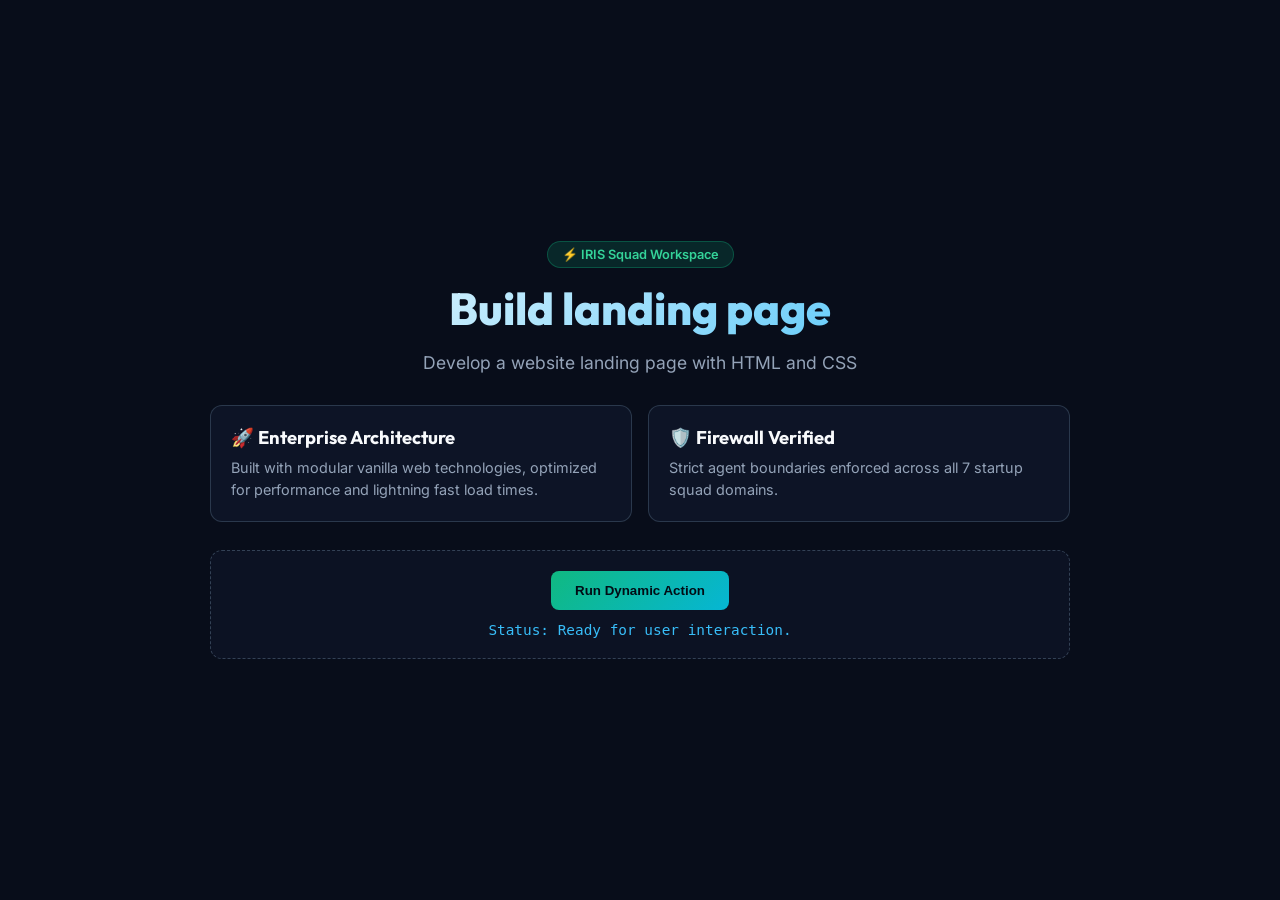
<file: workspace/index.html>
<!DOCTYPE html>
<html lang="en">
<head>
  <meta charset="UTF-8">
  <meta name="viewport" content="width=device-width, initial-scale=1.0">
  <title>Build landing page — Built by IRIS</title>
  <link rel="stylesheet" href="styles.css">
  <link href="https://fonts.googleapis.com/css2?family=Outfit:wght@600;700;800&family=Inter:wght@400;500;600&display=swap" rel="stylesheet">
</head>
<body>
  <div class="app-wrap">
    <header class="hero">
      <div class="badge">⚡ IRIS Squad Workspace</div>
      <h1>Build landing page</h1>
      <p class="lead">Develop a website landing page with HTML and CSS</p>
    </header>
    <main class="card-grid">
      <article class="panel">
        <h3>🚀 Enterprise Architecture</h3>
        <p>Built with modular vanilla web technologies, optimized for performance and lightning fast load times.</p>
      </article>
      <article class="panel">
        <h3>🛡️ Firewall Verified</h3>
        <p>Strict agent boundaries enforced across all 7 startup squad domains.</p>
      </article>
    </main>
    <div class="interactive-box">
      <button id="demo-btn" onclick="handleClick()">Run Dynamic Action</button>
      <div id="status-log">Status: Ready for user interaction.</div>
    </div>
  </div>
  <script src="app.js"></script>
</body>
</html>
</file>
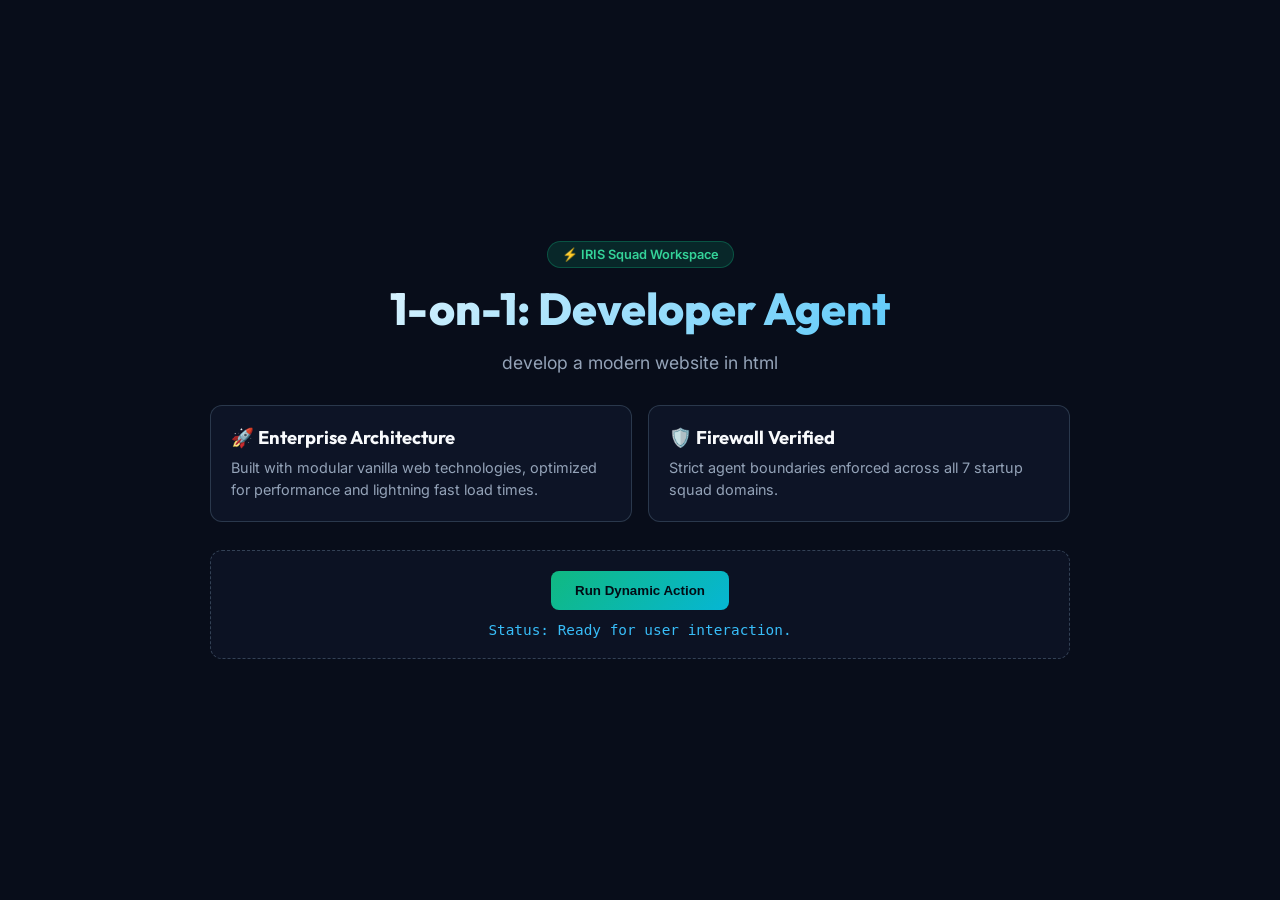
<file: workspace/developer-develop-a-modern-website/index.html>
<!DOCTYPE html>
<html lang="en">
<head>
  <meta charset="UTF-8">
  <meta name="viewport" content="width=device-width, initial-scale=1.0">
  <title>1-on-1: Developer Agent — Built by IRIS</title>
  <link rel="stylesheet" href="styles.css">
  <link href="https://fonts.googleapis.com/css2?family=Outfit:wght@600;700;800&family=Inter:wght@400;500;600&display=swap" rel="stylesheet">
</head>
<body>
  <div class="app-wrap">
    <header class="hero">
      <div class="badge">⚡ IRIS Squad Workspace</div>
      <h1>1-on-1: Developer Agent</h1>
      <p class="lead">develop a modern website in html</p>
    </header>
    <main class="card-grid">
      <article class="panel">
        <h3>🚀 Enterprise Architecture</h3>
        <p>Built with modular vanilla web technologies, optimized for performance and lightning fast load times.</p>
      </article>
      <article class="panel">
        <h3>🛡️ Firewall Verified</h3>
        <p>Strict agent boundaries enforced across all 7 startup squad domains.</p>
      </article>
    </main>
    <div class="interactive-box">
      <button id="demo-btn" onclick="handleClick()">Run Dynamic Action</button>
      <div id="status-log">Status: Ready for user interaction.</div>
    </div>
  </div>
  <script src="app.js"></script>
</body>
</html>
</file>
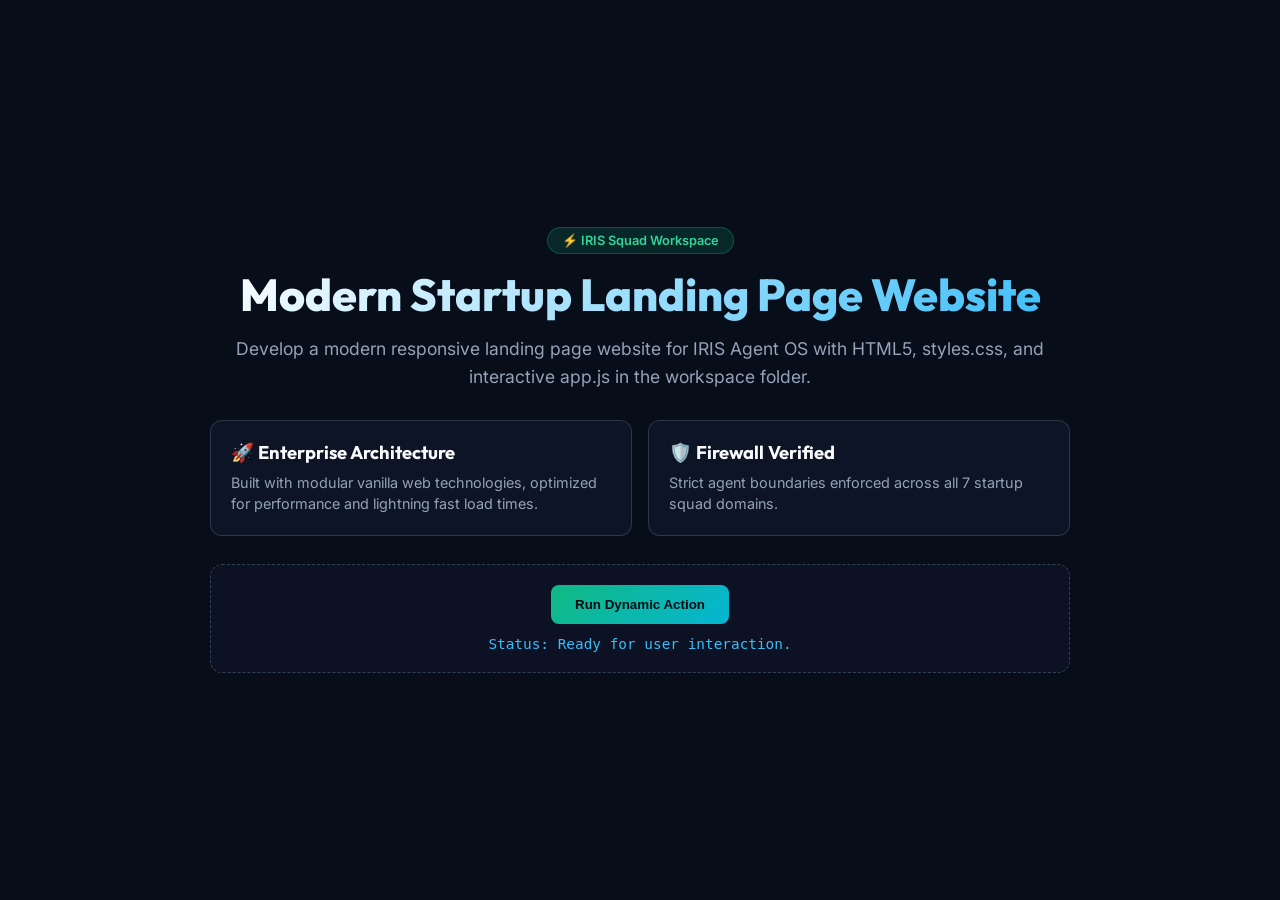
<file: workspace/modern-startup-landing-page-website/index.html>
<!DOCTYPE html>
<html lang="en">
<head>
  <meta charset="UTF-8">
  <meta name="viewport" content="width=device-width, initial-scale=1.0">
  <title>Modern Startup Landing Page Website — Built by IRIS</title>
  <link rel="stylesheet" href="styles.css">
  <link href="https://fonts.googleapis.com/css2?family=Outfit:wght@600;700;800&family=Inter:wght@400;500;600&display=swap" rel="stylesheet">
</head>
<body>
  <div class="app-wrap">
    <header class="hero">
      <div class="badge">⚡ IRIS Squad Workspace</div>
      <h1>Modern Startup Landing Page Website</h1>
      <p class="lead">Develop a modern responsive landing page website for IRIS Agent OS with HTML5, styles.css, and interactive app.js in the workspace folder.</p>
    </header>
    <main class="card-grid">
      <article class="panel">
        <h3>🚀 Enterprise Architecture</h3>
        <p>Built with modular vanilla web technologies, optimized for performance and lightning fast load times.</p>
      </article>
      <article class="panel">
        <h3>🛡️ Firewall Verified</h3>
        <p>Strict agent boundaries enforced across all 7 startup squad domains.</p>
      </article>
    </main>
    <div class="interactive-box">
      <button id="demo-btn" onclick="handleClick()">Run Dynamic Action</button>
      <div id="status-log">Status: Ready for user interaction.</div>
    </div>
  </div>
  <script src="app.js"></script>
</body>
</html>
</file>
<file: workspace/styles.css>
* { box-sizing: border-box; margin: 0; padding: 0; }
body { background: #080d1a; color: #e2e8f0; font-family: 'Inter', sans-serif; display: flex; justify-content: center; align-items: center; min-height: 100vh; padding: 24px; }
.app-wrap { max-width: 860px; width: 100%; text-align: center; }
.hero h1 { font-family: 'Outfit', sans-serif; font-size: 2.8rem; font-weight: 800; background: linear-gradient(135deg, #fff 0%, #38bdf8 100%); -webkit-background-clip: text; -webkit-text-fill-color: transparent; margin: 12px 0; }
.badge { display: inline-block; background: rgba(16, 185, 129, 0.15); color: #34d399; border: 1px solid rgba(16, 185, 129, 0.3); padding: 5px 14px; border-radius: 9999px; font-size: 0.8rem; font-weight: 600; }
.lead { color: #94a3b8; font-size: 1.1rem; margin-bottom: 28px; line-height: 1.6; }
.card-grid { display: grid; grid-template-columns: repeat(auto-fit, minmax(240px, 1fr)); gap: 16px; margin-bottom: 28px; }
.panel { background: rgba(15, 23, 42, 0.8); border: 1px solid rgba(51, 65, 85, 0.8); border-radius: 12px; padding: 20px; text-align: left; }
.panel h3 { font-family: 'Outfit', sans-serif; color: #f8fafc; margin-bottom: 8px; font-size: 1.15rem; }
.panel p { color: #94a3b8; font-size: 0.9rem; line-height: 1.5; }
.interactive-box { background: rgba(15, 23, 42, 0.6); border: 1px dashed #334155; border-radius: 12px; padding: 20px; }
button { background: linear-gradient(135deg, #10b981 0%, #06b6d4 100%); color: #020c15; border: none; padding: 12px 24px; border-radius: 8px; font-weight: 700; cursor: pointer; transition: transform 0.2s; }
button:hover { transform: scale(1.03); }
#status-log { margin-top: 12px; font-family: monospace; color: #38bdf8; font-size: 0.9rem; }
</file>
<file: workspace/developer-develop-a-modern-website/styles.css>
* { box-sizing: border-box; margin: 0; padding: 0; }
body { background: #080d1a; color: #e2e8f0; font-family: 'Inter', sans-serif; display: flex; justify-content: center; align-items: center; min-height: 100vh; padding: 24px; }
.app-wrap { max-width: 860px; width: 100%; text-align: center; }
.hero h1 { font-family: 'Outfit', sans-serif; font-size: 2.8rem; font-weight: 800; background: linear-gradient(135deg, #fff 0%, #38bdf8 100%); -webkit-background-clip: text; -webkit-text-fill-color: transparent; margin: 12px 0; }
.badge { display: inline-block; background: rgba(16, 185, 129, 0.15); color: #34d399; border: 1px solid rgba(16, 185, 129, 0.3); padding: 5px 14px; border-radius: 9999px; font-size: 0.8rem; font-weight: 600; }
.lead { color: #94a3b8; font-size: 1.1rem; margin-bottom: 28px; line-height: 1.6; }
.card-grid { display: grid; grid-template-columns: repeat(auto-fit, minmax(240px, 1fr)); gap: 16px; margin-bottom: 28px; }
.panel { background: rgba(15, 23, 42, 0.8); border: 1px solid rgba(51, 65, 85, 0.8); border-radius: 12px; padding: 20px; text-align: left; }
.panel h3 { font-family: 'Outfit', sans-serif; color: #f8fafc; margin-bottom: 8px; font-size: 1.15rem; }
.panel p { color: #94a3b8; font-size: 0.9rem; line-height: 1.5; }
.interactive-box { background: rgba(15, 23, 42, 0.6); border: 1px dashed #334155; border-radius: 12px; padding: 20px; }
button { background: linear-gradient(135deg, #10b981 0%, #06b6d4 100%); color: #020c15; border: none; padding: 12px 24px; border-radius: 8px; font-weight: 700; cursor: pointer; transition: transform 0.2s; }
button:hover { transform: scale(1.03); }
#status-log { margin-top: 12px; font-family: monospace; color: #38bdf8; font-size: 0.9rem; }
</file>
<file: workspace/modern-startup-landing-page-website/styles.css>
* { box-sizing: border-box; margin: 0; padding: 0; }
body { background: #080d1a; color: #e2e8f0; font-family: 'Inter', sans-serif; display: flex; justify-content: center; align-items: center; min-height: 100vh; padding: 24px; }
.app-wrap { max-width: 860px; width: 100%; text-align: center; }
.hero h1 { font-family: 'Outfit', sans-serif; font-size: 2.8rem; font-weight: 800; background: linear-gradient(135deg, #fff 0%, #38bdf8 100%); -webkit-background-clip: text; -webkit-text-fill-color: transparent; margin: 12px 0; }
.badge { display: inline-block; background: rgba(16, 185, 129, 0.15); color: #34d399; border: 1px solid rgba(16, 185, 129, 0.3); padding: 5px 14px; border-radius: 9999px; font-size: 0.8rem; font-weight: 600; }
.lead { color: #94a3b8; font-size: 1.1rem; margin-bottom: 28px; line-height: 1.6; }
.card-grid { display: grid; grid-template-columns: repeat(auto-fit, minmax(240px, 1fr)); gap: 16px; margin-bottom: 28px; }
.panel { background: rgba(15, 23, 42, 0.8); border: 1px solid rgba(51, 65, 85, 0.8); border-radius: 12px; padding: 20px; text-align: left; }
.panel h3 { font-family: 'Outfit', sans-serif; color: #f8fafc; margin-bottom: 8px; font-size: 1.15rem; }
.panel p { color: #94a3b8; font-size: 0.9rem; line-height: 1.5; }
.interactive-box { background: rgba(15, 23, 42, 0.6); border: 1px dashed #334155; border-radius: 12px; padding: 20px; }
button { background: linear-gradient(135deg, #10b981 0%, #06b6d4 100%); color: #020c15; border: none; padding: 12px 24px; border-radius: 8px; font-weight: 700; cursor: pointer; transition: transform 0.2s; }
button:hover { transform: scale(1.03); }
#status-log { margin-top: 12px; font-family: monospace; color: #38bdf8; font-size: 0.9rem; }
</file>
